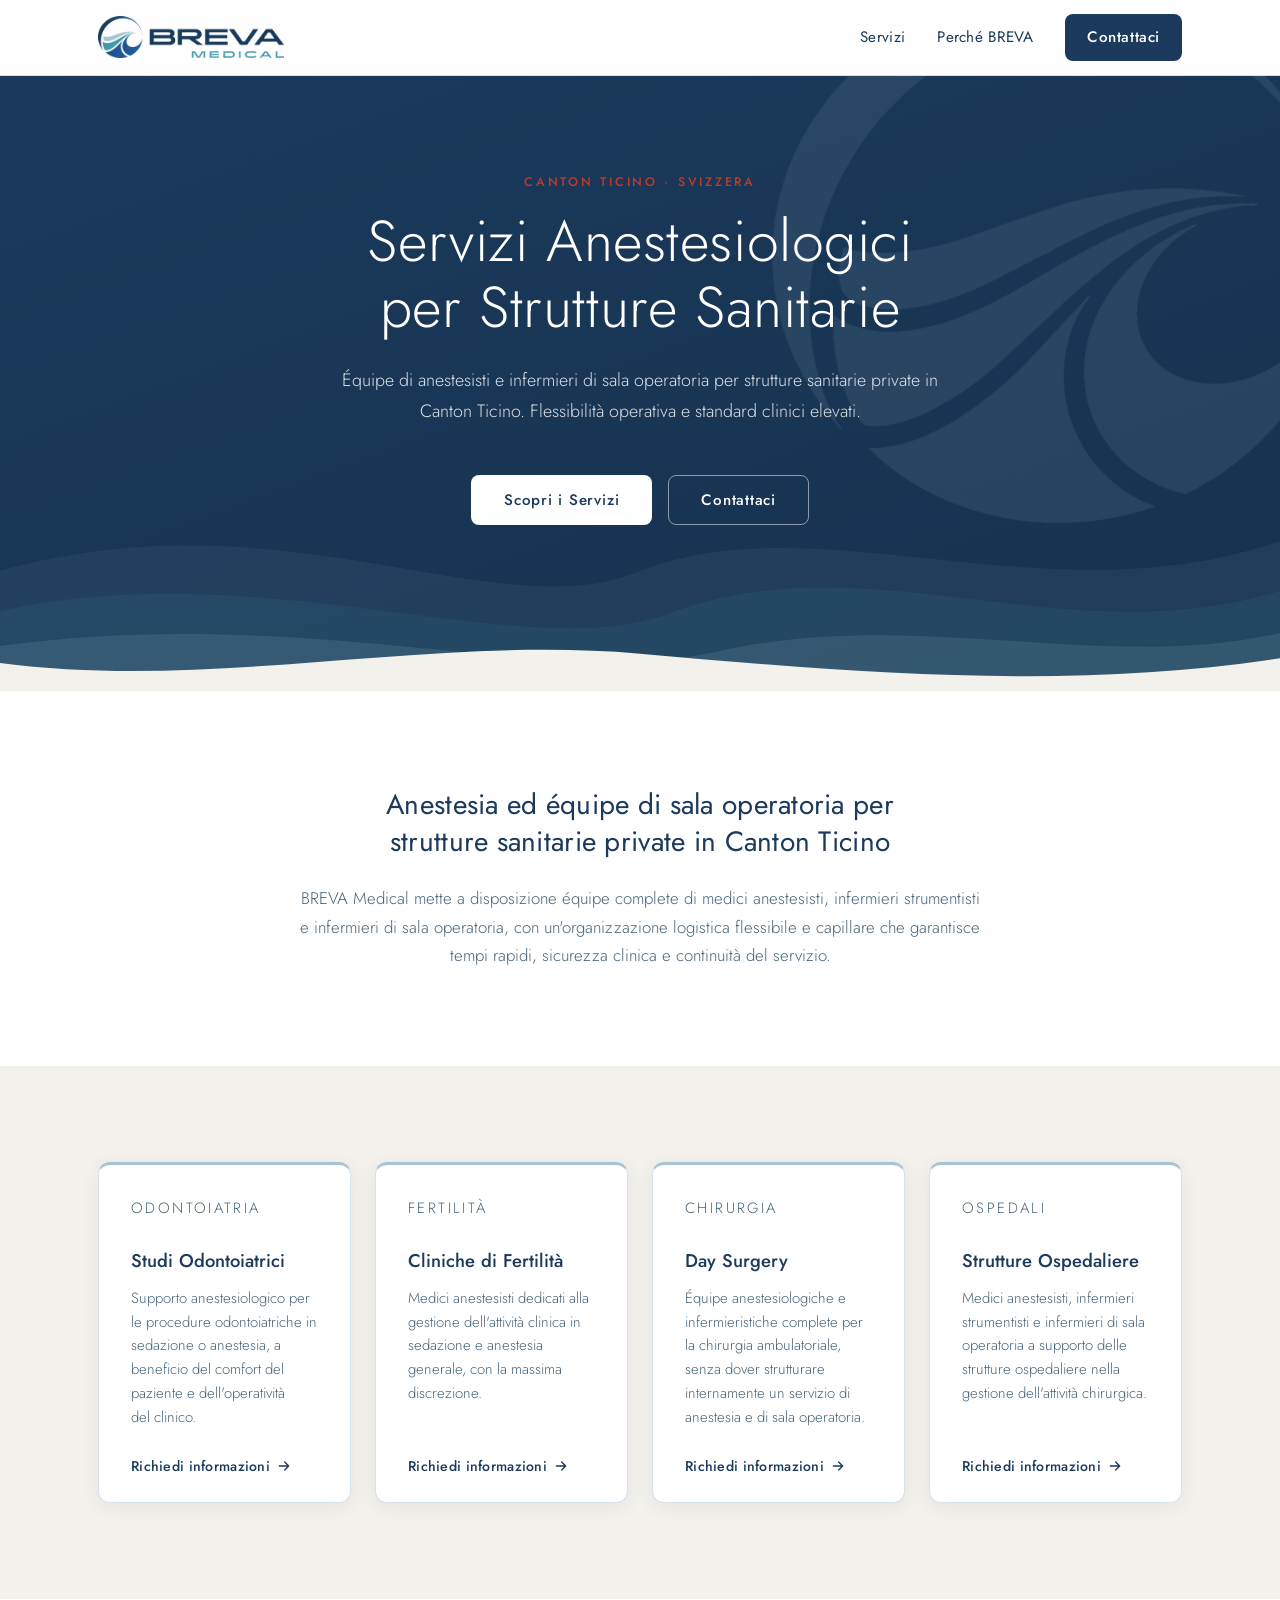
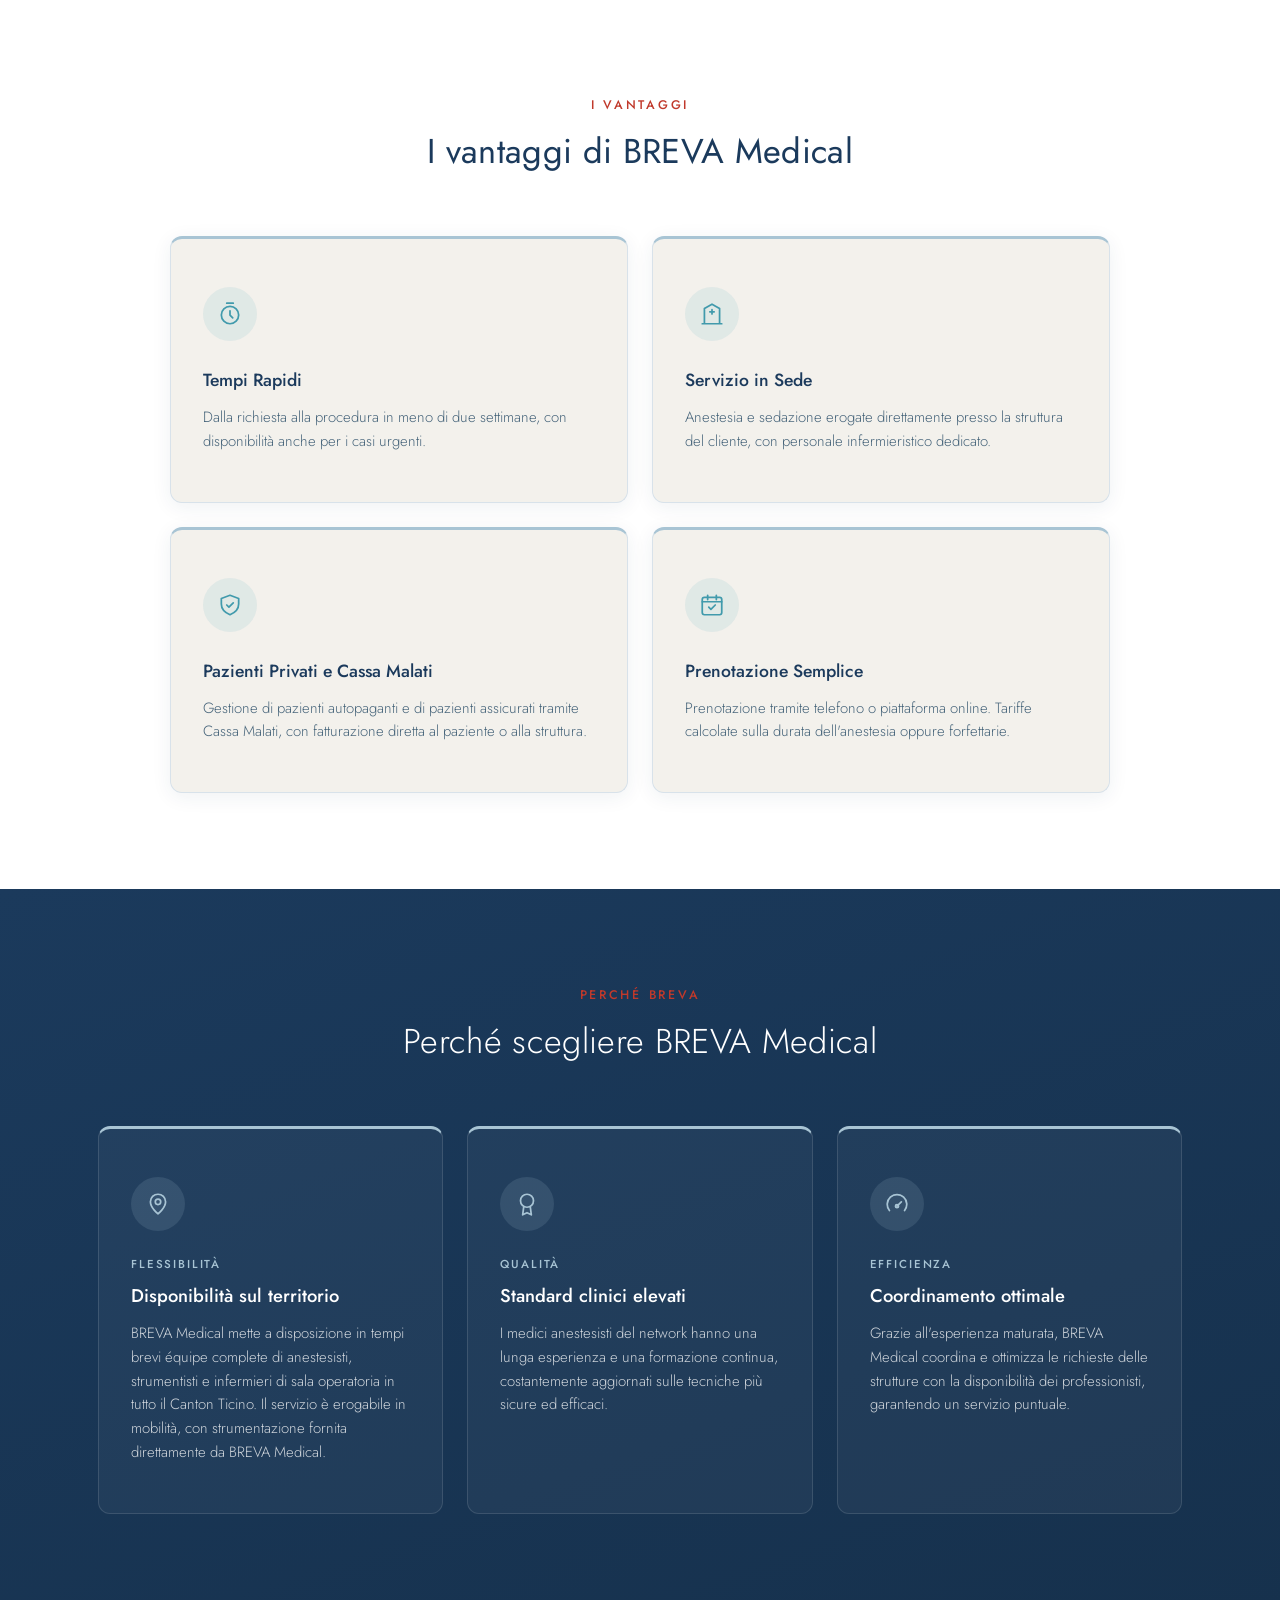
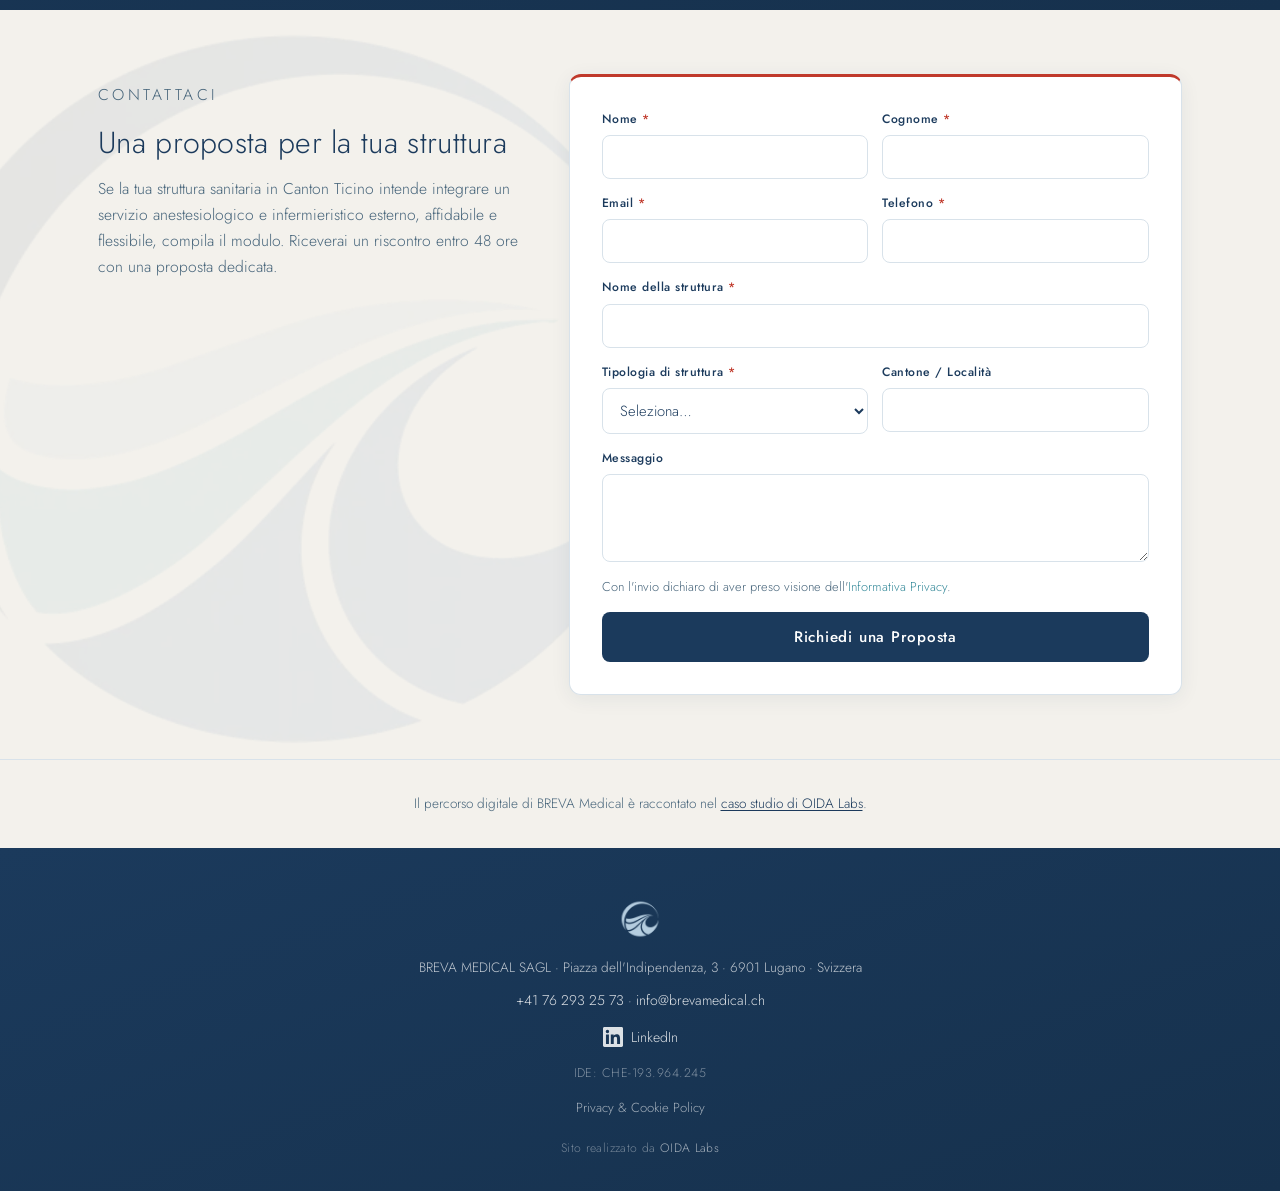
<file: index.html>
<!DOCTYPE html>
<html lang="it-CH">
<head>
  <!-- Google Tag Manager -->
  <script>(function(w,d,s,l,i){w[l]=w[l]||[];w[l].push({'gtm.start':
  new Date().getTime(),event:'gtm.js'});var f=d.getElementsByTagName(s)[0],
  j=d.createElement(s),dl=l!='dataLayer'?'&l='+l:'';j.async=true;j.src=
  'https://www.googletagmanager.com/gtm.js?id='+i+dl;f.parentNode.insertBefore(j,f);
  })(window,document,'script','dataLayer','GTM-5TTQ2JPL');</script>
  <!-- End Google Tag Manager -->
  <meta charset="UTF-8" />
  <meta name="viewport" content="width=device-width, initial-scale=1.0"/>
  <title>BREVA Medical – Servizi Anestesiologici per Cliniche | Canton Ticino</title>
  <meta name="description" content="Équipe di anestesisti, infermieri strumentisti e infermieri di sala operatoria per strutture sanitarie private in Canton Ticino, Svizzera. Flessibilità operativa e standard clinici elevati.">
  <meta name="theme-color" content="#1B3A5C" />
  <link rel="icon" href="favicon.png" type="image/png" />

  <!-- Canonical -->
  <link rel="canonical" href="https://brevamedical.ch/" />

  <!-- Open Graph -->
  <meta property="og:title" content="BREVA Medical – Servizi Anestesiologici" />
  <meta property="og:description" content="Équipe di anestesisti e infermieri di sala operatoria per strutture sanitarie private in Canton Ticino, Svizzera." />
  <meta property="og:type" content="website" />
  <meta property="og:url" content="https://brevamedical.ch/" />
  <meta property="og:locale" content="it_CH" />
  <meta property="og:site_name" content="BREVA Medical" />
  <meta property="og:image" content="https://brevamedical.ch/og-image.png" />
  <meta property="og:image:type" content="image/png" />
  <meta property="og:image:width" content="1200" />
  <meta property="og:image:height" content="630" />
  <meta property="og:image:alt" content="BREVA Medical – Anestesisti e infermieri di sala operatoria per strutture sanitarie, Canton Ticino" />

  <!-- Twitter Card -->
  <meta name="twitter:card" content="summary_large_image" />
  <meta name="twitter:title" content="BREVA Medical – Servizi Anestesiologici" />
  <meta name="twitter:description" content="Équipe di anestesisti e infermieri di sala operatoria per strutture sanitarie private in Canton Ticino." />
  <meta name="twitter:image" content="https://brevamedical.ch/og-image.png" />

  <link rel="preload" href="fonts/jost-latin.woff2" as="font" type="font/woff2" crossorigin />
  <link rel="stylesheet" href="style.css" />

  <!-- Schema.org JSON-LD -->
  <script type="application/ld+json">
  {
    "@context": "https://schema.org",
    "@type": "MedicalOrganization",
    "@id": "https://brevamedical.ch/#organization",
    "name": "BREVA Medical SAGL",
    "alternateName": "BREVA Medical",
    "url": "https://brevamedical.ch",
    "logo": "https://brevamedical.ch/logo-breva.png",
    "image": "https://brevamedical.ch/og-image.png",
    "description": "Équipe complete di medici anestesisti, infermieri strumentisti e infermieri di sala operatoria per strutture sanitarie private in Canton Ticino, Svizzera.",
    "address": {
      "@type": "PostalAddress",
      "streetAddress": "Piazza dell'Indipendenza, 3",
      "addressLocality": "Lugano",
      "postalCode": "6901",
      "addressRegion": "TI",
      "addressCountry": "CH"
    },
    "geo": {
      "@type": "GeoCoordinates",
      "latitude": 46.0050,
      "longitude": 8.9510
    },
    "telephone": "+41762932573",
    "email": "info@brevamedical.ch",
    "vatID": "CHE-193.964.245",
    "knowsLanguage": ["it", "de", "fr"],
    "contactPoint": {
      "@type": "ContactPoint",
      "contactType": "sales",
      "telephone": "+41762932573",
      "email": "info@brevamedical.ch",
      "availableLanguage": ["it", "de", "fr", "en"]
    },
    "sameAs": [
      "https://www.linkedin.com/company/breva-medical"
    ],
    "areaServed": [
      { "@type": "AdministrativeArea", "name": "Canton Ticino" },
      { "@type": "City", "name": "Lugano" },
      { "@type": "City", "name": "Bellinzona" },
      { "@type": "City", "name": "Locarno" },
      { "@type": "City", "name": "Mendrisio" }
    ],
    "medicalSpecialty": "Anesthesia",
    "availableService": [
      { "@type": "MedicalProcedure", "name": "Anestesia e sedazione per studi odontoiatrici" },
      { "@type": "MedicalProcedure", "name": "Anestesia per cliniche di fertilità" },
      { "@type": "MedicalProcedure", "name": "Team anestesiologico e infermieristico per day surgery" },
      { "@type": "MedicalProcedure", "name": "Supporto anestesiologico e di sala operatoria per strutture ospedaliere" },
      { "@type": "Service", "name": "Infermieri strumentisti e infermieri di sala operatoria", "description": "Fornitura di personale infermieristico specializzato per sala operatoria a strutture sanitarie private." }
    ]
  }
  </script>

  <!-- Schema.org WebSite + creator (entity-linking OIDA Labs) -->
  <script type="application/ld+json">
  {
    "@context": "https://schema.org",
    "@type": "WebSite",
    "url": "https://brevamedical.ch",
    "name": "BREVA Medical",
    "inLanguage": "it-CH",
    "publisher": { "@id": "https://brevamedical.ch/#organization" },
    "creator": {
      "@type": "Organization",
      "@id": "https://oida-labs.com/#organization",
      "name": "OIDA Labs",
      "url": "https://oida-labs.com"
    }
  }
  </script>
</head>
<body>
<!-- Google Tag Manager (noscript) -->
<noscript><iframe src="https://www.googletagmanager.com/ns.html?id=GTM-5TTQ2JPL"
height="0" width="0" style="display:none;visibility:hidden"></iframe></noscript>
<!-- End Google Tag Manager (noscript) -->

  <a href="#contenuto" class="skip-link">Vai al contenuto</a>

  <!-- HEADER / NAV -->
  <header>
    <div class="container nav-wrapper">
      <a href="/" class="logo" aria-label="BREVA Medical - home">
        <img src="logo-breva.webp" width="488" height="110" alt="BREVA Medical – Servizi anestesiologici Canton Ticino" class="logo-img" />
      </a>
      <button class="hamburger" type="button" aria-label="Apri menu" aria-expanded="false" aria-controls="main-nav">
        <span></span><span></span><span></span>
      </button>
      <nav id="main-nav">
        <a href="#servizi">Servizi</a>
        <a href="#perche">Perché BREVA</a>
        <a href="#contattaci" class="btn-nav">Contattaci</a>
      </nav>
    </div>
  </header>

  <!-- HERO -->
  <section class="hero" id="contenuto">
    <div class="hero-waves" aria-hidden="true">
      <svg viewBox="0 0 1440 320" preserveAspectRatio="none" xmlns="http://www.w3.org/2000/svg">
        <path d="M0,200 C320,120 560,260 720,200 C920,130 1180,250 1440,170 L1440,320 L0,320 Z" fill="#A8C4D4" opacity="0.07"/>
        <path d="M0,240 C300,180 600,300 760,240 C980,170 1200,285 1440,220 L1440,320 L0,320 Z" fill="#419AAC" opacity="0.10"/>
        <path d="M0,275 C360,232 620,322 820,278 C1040,238 1240,302 1440,262 L1440,320 L0,320 Z" fill="#A8C4D4" opacity="0.13"/>
      </svg>
    </div>
    <div class="container">
      <p class="eyebrow center">Canton Ticino · Svizzera</p>
      <h1>Servizi Anestesiologici per Strutture Sanitarie</h1>
      <p class="hero-sub">Équipe di anestesisti e infermieri di sala operatoria per strutture sanitarie private in Canton Ticino. Flessibilità operativa e standard clinici elevati.</p>
      <div class="hero-buttons">
        <a href="#servizi" class="btn-primary">Scopri i Servizi</a>
        <a href="#contattaci" class="btn-outline">Contattaci</a>
      </div>
    </div>
  </section>
  <div class="wave-divider" aria-hidden="true">
    <svg viewBox="0 0 1440 60" preserveAspectRatio="none" xmlns="http://www.w3.org/2000/svg">
      <path d="M0,30 C240,60 480,0 720,20 C960,40 1200,60 1440,25 L1440,60 L0,60 Z" fill="#F3F1EC"/>
    </svg>
  </div>

  <!-- INTRO -->
  <section class="intro" id="servizi">
    <div class="container intro-inner">
      <h2>Anestesia ed équipe di sala operatoria per strutture sanitarie private in Canton Ticino</h2>
      <p>BREVA Medical mette a disposizione équipe complete di medici anestesisti, infermieri strumentisti e infermieri di sala operatoria, con un'organizzazione logistica flessibile e capillare che garantisce tempi rapidi, sicurezza clinica e continuità del servizio.</p>
    </div>
  </section>

  <!-- CARDS SERVIZI -->
  <section class="servizi">
    <div class="container">
      <div class="grid-4">

        <div class="card">
          <p class="card-label">Odontoiatria</p>
          <h3>Studi Odontoiatrici</h3>
          <p>Supporto anestesiologico per le procedure odontoiatriche in sedazione o anestesia, a beneficio del comfort del paziente e dell'operatività del clinico.</p>
          <a href="#contattaci" class="card-link">Richiedi informazioni
            <svg viewBox="0 0 24 24" aria-hidden="true"><path d="M5 12h14M13 6l6 6-6 6"/></svg>
          </a>
        </div>

        <div class="card">
          <p class="card-label">Fertilità</p>
          <h3>Cliniche di Fertilità</h3>
          <p>Medici anestesisti dedicati alla gestione dell'attività clinica in sedazione e anestesia generale, con la massima discrezione.</p>
          <a href="#contattaci" class="card-link">Richiedi informazioni
            <svg viewBox="0 0 24 24" aria-hidden="true"><path d="M5 12h14M13 6l6 6-6 6"/></svg>
          </a>
        </div>

        <div class="card">
          <p class="card-label">Chirurgia</p>
          <h3>Day Surgery</h3>
          <p>Équipe anestesiologiche e infermieristiche complete per la chirurgia ambulatoriale, senza dover strutturare internamente un servizio di anestesia e di sala operatoria.</p>
          <a href="#contattaci" class="card-link">Richiedi informazioni
            <svg viewBox="0 0 24 24" aria-hidden="true"><path d="M5 12h14M13 6l6 6-6 6"/></svg>
          </a>
        </div>

        <div class="card">
          <p class="card-label">Ospedali</p>
          <h3>Strutture Ospedaliere</h3>
          <p>Medici anestesisti, infermieri strumentisti e infermieri di sala operatoria a supporto delle strutture ospedaliere nella gestione dell'attività chirurgica.</p>
          <a href="#contattaci" class="card-link">Richiedi informazioni
            <svg viewBox="0 0 24 24" aria-hidden="true"><path d="M5 12h14M13 6l6 6-6 6"/></svg>
          </a>
        </div>

      </div>
    </div>
  </section>

  <!-- VANTAGGI -->
  <section class="vantaggi">
    <div class="container">
      <div class="section-head">
        <p class="eyebrow">I vantaggi</p>
        <h2 class="section-title">I vantaggi di BREVA Medical</h2>
      </div>
      <div class="grid-2x2">

        <div class="vantaggio-card">
          <span class="icon-badge">
            <svg viewBox="0 0 24 24" aria-hidden="true"><circle cx="12" cy="13" r="8"/><path d="M12 9v4l2.5 2.5M9 2h6"/></svg>
          </span>
          <h3>Tempi Rapidi</h3>
          <p>Dalla richiesta alla procedura in meno di due settimane, con disponibilità anche per i casi urgenti.</p>
        </div>

        <div class="vantaggio-card">
          <span class="icon-badge">
            <svg viewBox="0 0 24 24" aria-hidden="true"><path d="M3 21h18M5 21V7l7-4 7 4v14"/><path d="M12 8v4M10 10h4"/></svg>
          </span>
          <h3>Servizio in Sede</h3>
          <p>Anestesia e sedazione erogate direttamente presso la struttura del cliente, con personale infermieristico dedicato.</p>
        </div>

        <div class="vantaggio-card">
          <span class="icon-badge">
            <svg viewBox="0 0 24 24" aria-hidden="true"><path d="M12 3l8 3v5c0 5-3.5 8-8 10-4.5-2-8-5-8-10V6z"/><path d="M9 12l2 2 4-4"/></svg>
          </span>
          <h3>Pazienti Privati e Cassa Malati</h3>
          <p>Gestione di pazienti autopaganti e di pazienti assicurati tramite Cassa Malati, con fatturazione diretta al paziente o alla struttura.</p>
        </div>

        <div class="vantaggio-card">
          <span class="icon-badge">
            <svg viewBox="0 0 24 24" aria-hidden="true"><rect x="3" y="5" width="18" height="16" rx="2"/><path d="M3 9h18M8 3v4M16 3v4M9 14l2 2 4-4"/></svg>
          </span>
          <h3>Prenotazione Semplice</h3>
          <p>Prenotazione tramite telefono o piattaforma online. Tariffe calcolate sulla durata dell'anestesia oppure forfettarie.</p>
        </div>

      </div>
    </div>
  </section>

  <!-- PERCHE SCEGLIERE BREVA -->
  <section class="perche" id="perche">
    <div class="container">
      <div class="section-head">
        <p class="eyebrow on-dark">Perché BREVA</p>
        <h2 class="perche-title">Perché scegliere BREVA Medical</h2>
      </div>
      <div class="grid-3">

        <div class="feature">
          <span class="icon-badge">
            <svg viewBox="0 0 24 24" aria-hidden="true"><path d="M12 21s-7-5.2-7-11a7 7 0 0 1 14 0c0 5.8-7 11-7 11z"/><circle cx="12" cy="10" r="2.5"/></svg>
          </span>
          <p class="feature-kicker">Flessibilità</p>
          <h3>Disponibilità sul territorio</h3>
          <p>BREVA Medical mette a disposizione in tempi brevi équipe complete di anestesisti, strumentisti e infermieri di sala operatoria in tutto il Canton Ticino. Il servizio è erogabile in mobilità, con strumentazione fornita direttamente da BREVA Medical.</p>
        </div>

        <div class="feature">
          <span class="icon-badge">
            <svg viewBox="0 0 24 24" aria-hidden="true"><circle cx="12" cy="9" r="6"/><path d="M9 14.5L8 22l4-2 4 2-1-7.5"/></svg>
          </span>
          <p class="feature-kicker">Qualità</p>
          <h3>Standard clinici elevati</h3>
          <p>I medici anestesisti del network hanno una lunga esperienza e una formazione continua, costantemente aggiornati sulle tecniche più sicure ed efficaci.</p>
        </div>

        <div class="feature">
          <span class="icon-badge">
            <svg viewBox="0 0 24 24" aria-hidden="true"><path d="M12 14l4-4M5 18a9 9 0 1 1 14 0"/><circle cx="12" cy="14" r="1.4"/></svg>
          </span>
          <p class="feature-kicker">Efficienza</p>
          <h3>Coordinamento ottimale</h3>
          <p>Grazie all'esperienza maturata, BREVA Medical coordina e ottimizza le richieste delle strutture con la disponibilità dei professionisti, garantendo un servizio puntuale.</p>
        </div>

      </div>
    </div>
  </section>

  <!-- CONTATTACI -->
  <section class="contattaci" id="contattaci">
    <div class="container">
      <div class="contattaci-inner">
        <div class="contattaci-text">
          <p class="eyebrow">Contattaci</p>
          <h2>Una proposta per la tua struttura</h2>
          <p>Se la tua struttura sanitaria in Canton Ticino intende integrare un servizio anestesiologico e infermieristico esterno, affidabile e flessibile, compila il modulo. Riceverai un riscontro entro 48 ore con una proposta dedicata.</p>
        </div>
        <div class="contattaci-form">
          <form action="https://formsubmit.co/info@brevamedical.ch" method="POST">
            <input type="hidden" name="_subject" value="Nuova richiesta da brevamedical.ch" />
            <input type="hidden" name="_captcha" value="false" />
            <input type="text" name="_honey" style="display:none" />
            <input type="hidden" name="_next" value="https://brevamedical.ch/grazie.html" />
            <div class="form-row">
              <div class="field">
                <label for="nome">Nome <span class="req">*</span></label>
                <input id="nome" type="text" name="nome" autocomplete="given-name" required />
              </div>
              <div class="field">
                <label for="cognome">Cognome <span class="req">*</span></label>
                <input id="cognome" type="text" name="cognome" autocomplete="family-name" required />
              </div>
            </div>
            <div class="form-row">
              <div class="field">
                <label for="email">Email <span class="req">*</span></label>
                <input id="email" type="email" name="email" autocomplete="email" required />
              </div>
              <div class="field">
                <label for="telefono">Telefono <span class="req">*</span></label>
                <input id="telefono" type="tel" name="telefono" autocomplete="tel" required />
              </div>
            </div>
            <div class="field">
              <label for="struttura">Nome della struttura <span class="req">*</span></label>
              <input id="struttura" type="text" name="struttura" autocomplete="organization" required />
            </div>
            <div class="form-row">
              <div class="field">
                <label for="tipologia">Tipologia di struttura <span class="req">*</span></label>
                <select id="tipologia" name="tipologia" required>
                  <option value="" disabled selected>Seleziona…</option>
                  <option>Studio Odontoiatrico</option>
                  <option>Clinica di Fertilità</option>
                  <option>Day Surgery / Chirurgia Ambulatoriale</option>
                  <option>Struttura Ospedaliera</option>
                  <option>Altro</option>
                </select>
              </div>
              <div class="field">
                <label for="localita">Cantone / Località</label>
                <input id="localita" type="text" name="localita" autocomplete="address-level1" />
              </div>
            </div>
            <div class="field">
              <label for="messaggio">Messaggio</label>
              <textarea id="messaggio" name="messaggio" rows="3"></textarea>
            </div>
            <p class="privacy-note">Con l'invio dichiaro di aver preso visione dell'<a href="privacy.html" target="_blank" rel="noopener">Informativa Privacy</a>.</p>
            <button type="submit" class="btn-submit">Richiedi una Proposta</button>
          </form>
        </div>
      </div>
    </div>
  </section>

  <!-- COLOPHON (link in-content al caso studio OIDA) -->
  <section class="colophon">
    <div class="container">
      <p>Il percorso digitale di BREVA Medical è raccontato nel <a href="https://oida-labs.com/casi-studio/breva-medical/">caso studio di OIDA Labs</a>.</p>
    </div>
  </section>

  <!-- FOOTER -->
  <footer>
    <div class="container footer-inner">
      <div class="logo footer-logo">
        <img src="logo-pittogramma.webp" width="160" height="160" alt="BREVA Medical logo" class="footer-pittogramma" />
      </div>
      <p>BREVA MEDICAL SAGL · Piazza dell'Indipendenza, 3 · 6901 Lugano · Svizzera</p>
      <p class="footer-contact">
        <a href="tel:+41762932573">+41 76 293 25 73</a> · <a href="mailto:info@brevamedical.ch">info@brevamedical.ch</a>
      </p>
      <p class="footer-social">
        <a href="https://www.linkedin.com/company/breva-medical" target="_blank" rel="noopener" aria-label="LinkedIn">
          <svg xmlns="http://www.w3.org/2000/svg" width="20" height="20" viewBox="0 0 24 24" fill="currentColor" aria-hidden="true">
            <path d="M20.45 20.45h-3.55v-5.57c0-1.33-.02-3.04-1.85-3.04-1.86 0-2.14 1.45-2.14 2.95v5.66H9.36V9h3.41v1.56h.05c.47-.9 1.64-1.85 3.37-1.85 3.6 0 4.27 2.37 4.27 5.45v6.29zM5.34 7.43a2.06 2.06 0 1 1 0-4.13 2.06 2.06 0 0 1 0 4.13zM7.12 20.45H3.56V9h3.56v11.45zM22.22 0H1.77C.79 0 0 .77 0 1.72v20.56C0 23.23.79 24 1.77 24h20.45c.98 0 1.78-.77 1.78-1.72V1.72C24 .77 23.2 0 22.22 0z"/>
          </svg>
          <span>LinkedIn</span>
        </a>
      </p>
      <p class="footer-ide" style="color:rgba(255,255,255,0.45);font-size:0.78rem;letter-spacing:0.04em;">IDE: CHE-193.964.245</p>
      <p class="footer-links">
        <a href="privacy.html">Privacy &amp; Cookie Policy</a>
      </p>
      <p class="footer-credit">
        Sito realizzato da <a href="https://oida-labs.com">OIDA Labs</a>
      </p>
    </div>
  </footer>

  <script src="script.js"></script>

</body>
</html>
</file>
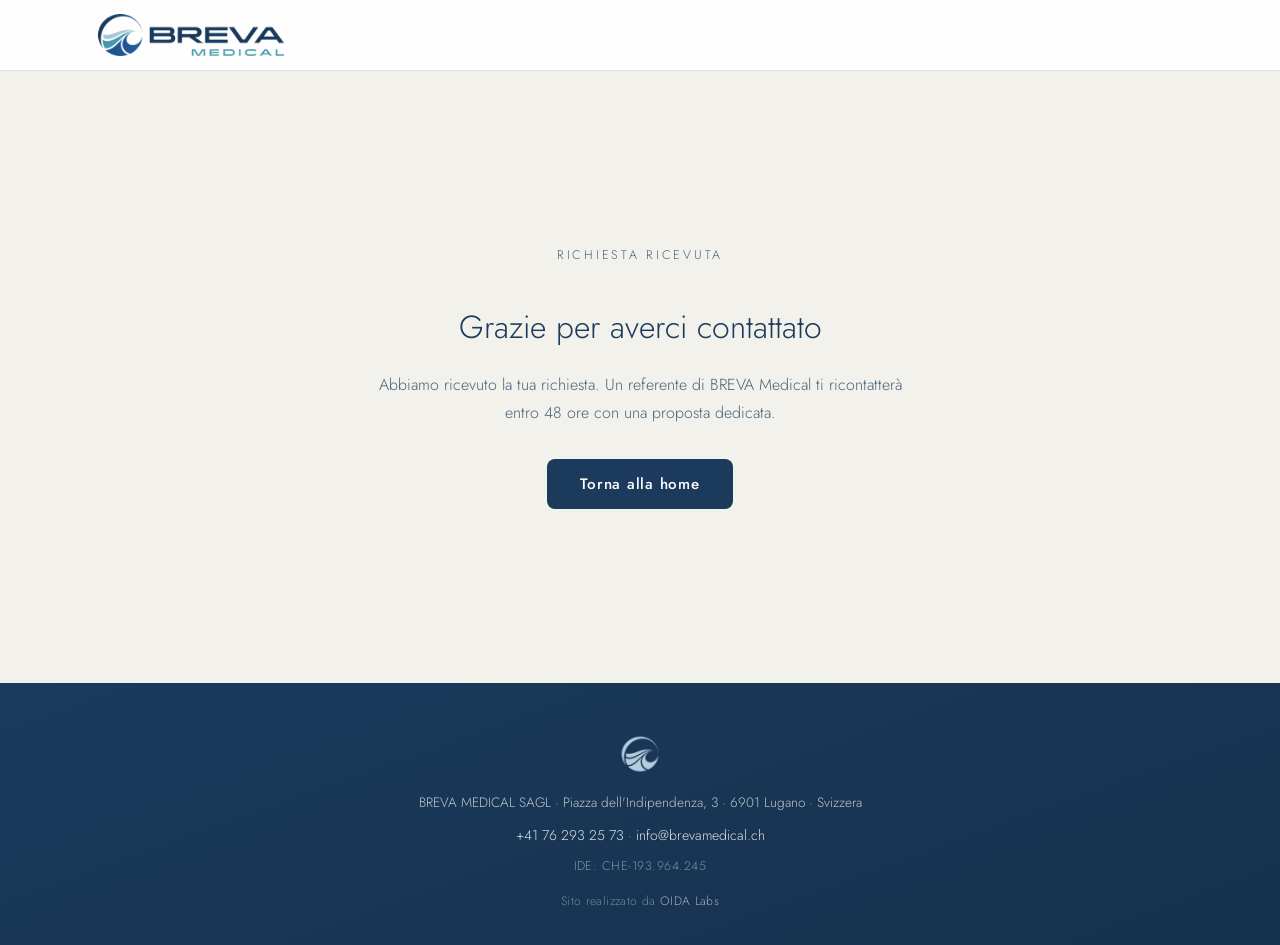
<file: grazie.html>
<!DOCTYPE html>
<html lang="it-CH">
<head>
  <!-- Google Tag Manager -->
  <script>(function(w,d,s,l,i){w[l]=w[l]||[];w[l].push({'gtm.start':
  new Date().getTime(),event:'gtm.js'});var f=d.getElementsByTagName(s)[0],
  j=d.createElement(s),dl=l!='dataLayer'?'&l='+l:'';j.async=true;j.src=
  'https://www.googletagmanager.com/gtm.js?id='+i+dl;f.parentNode.insertBefore(j,f);
  })(window,document,'script','dataLayer','GTM-5TTQ2JPL');</script>
  <!-- End Google Tag Manager -->
  <meta charset="UTF-8" />
  <meta name="viewport" content="width=device-width, initial-scale=1.0"/>
  <title>Grazie – BREVA Medical</title>
  <meta name="robots" content="noindex" />
  <meta name="theme-color" content="#1B3A5C" />
  <link rel="icon" href="favicon.png" type="image/png" />
  <link rel="preload" href="fonts/jost-latin.woff2" as="font" type="font/woff2" crossorigin />
  <link rel="stylesheet" href="style.css" />
</head>
<body>
<!-- Google Tag Manager (noscript) -->
<noscript><iframe src="https://www.googletagmanager.com/ns.html?id=GTM-5TTQ2JPL"
height="0" width="0" style="display:none;visibility:hidden"></iframe></noscript>
<!-- End Google Tag Manager (noscript) -->

  <header>
    <div class="container nav-wrapper">
      <a href="/" class="logo" aria-label="BREVA Medical - home">
        <img src="logo-breva.webp" width="488" height="110" alt="BREVA Medical" class="logo-img" />
      </a>
    </div>
  </header>

  <section class="grazie-section">
    <div class="container">
      <p class="eyebrow center">Richiesta ricevuta</p>
      <h1>Grazie per averci contattato</h1>
      <p>Abbiamo ricevuto la tua richiesta. Un referente di BREVA Medical ti ricontatterà entro 48 ore con una proposta dedicata.</p>
      <a href="/" class="btn-dark">Torna alla home</a>
    </div>
  </section>

  <footer>
    <div class="container footer-inner">
      <div class="logo footer-logo">
        <img src="logo-pittogramma.webp" width="160" height="160" alt="BREVA Medical logo" class="footer-pittogramma" />
      </div>
      <p>BREVA MEDICAL SAGL · Piazza dell'Indipendenza, 3 · 6901 Lugano · Svizzera</p>
      <p class="footer-contact">
        <a href="tel:+41762932573">+41 76 293 25 73</a> · <a href="mailto:info@brevamedical.ch">info@brevamedical.ch</a>
      </p>
      <p class="footer-ide" style="color:rgba(255,255,255,0.45);font-size:0.78rem;letter-spacing:0.04em;">IDE: CHE-193.964.245</p>
      <p class="footer-credit">
        Sito realizzato da <a href="https://oida-labs.com">OIDA Labs</a>
      </p>
    </div>
  </footer>

</body>
</html>
</file>
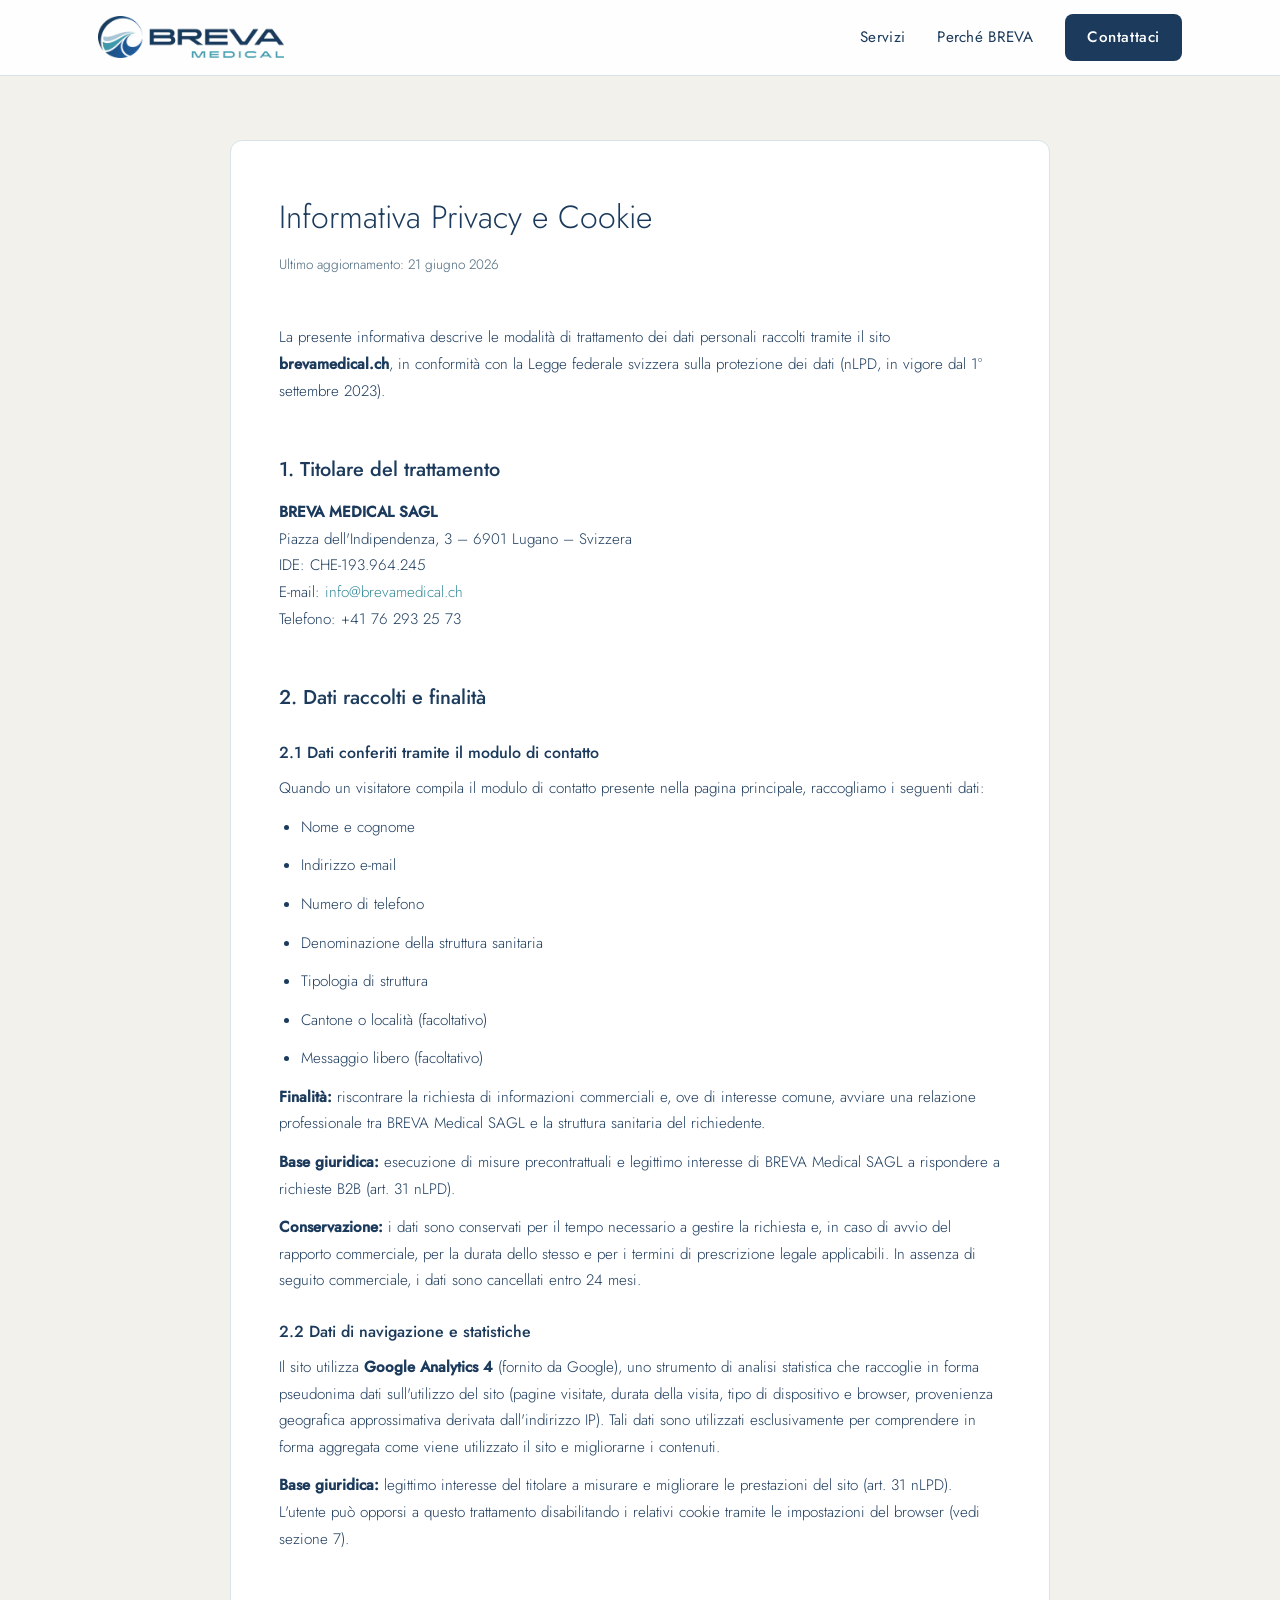
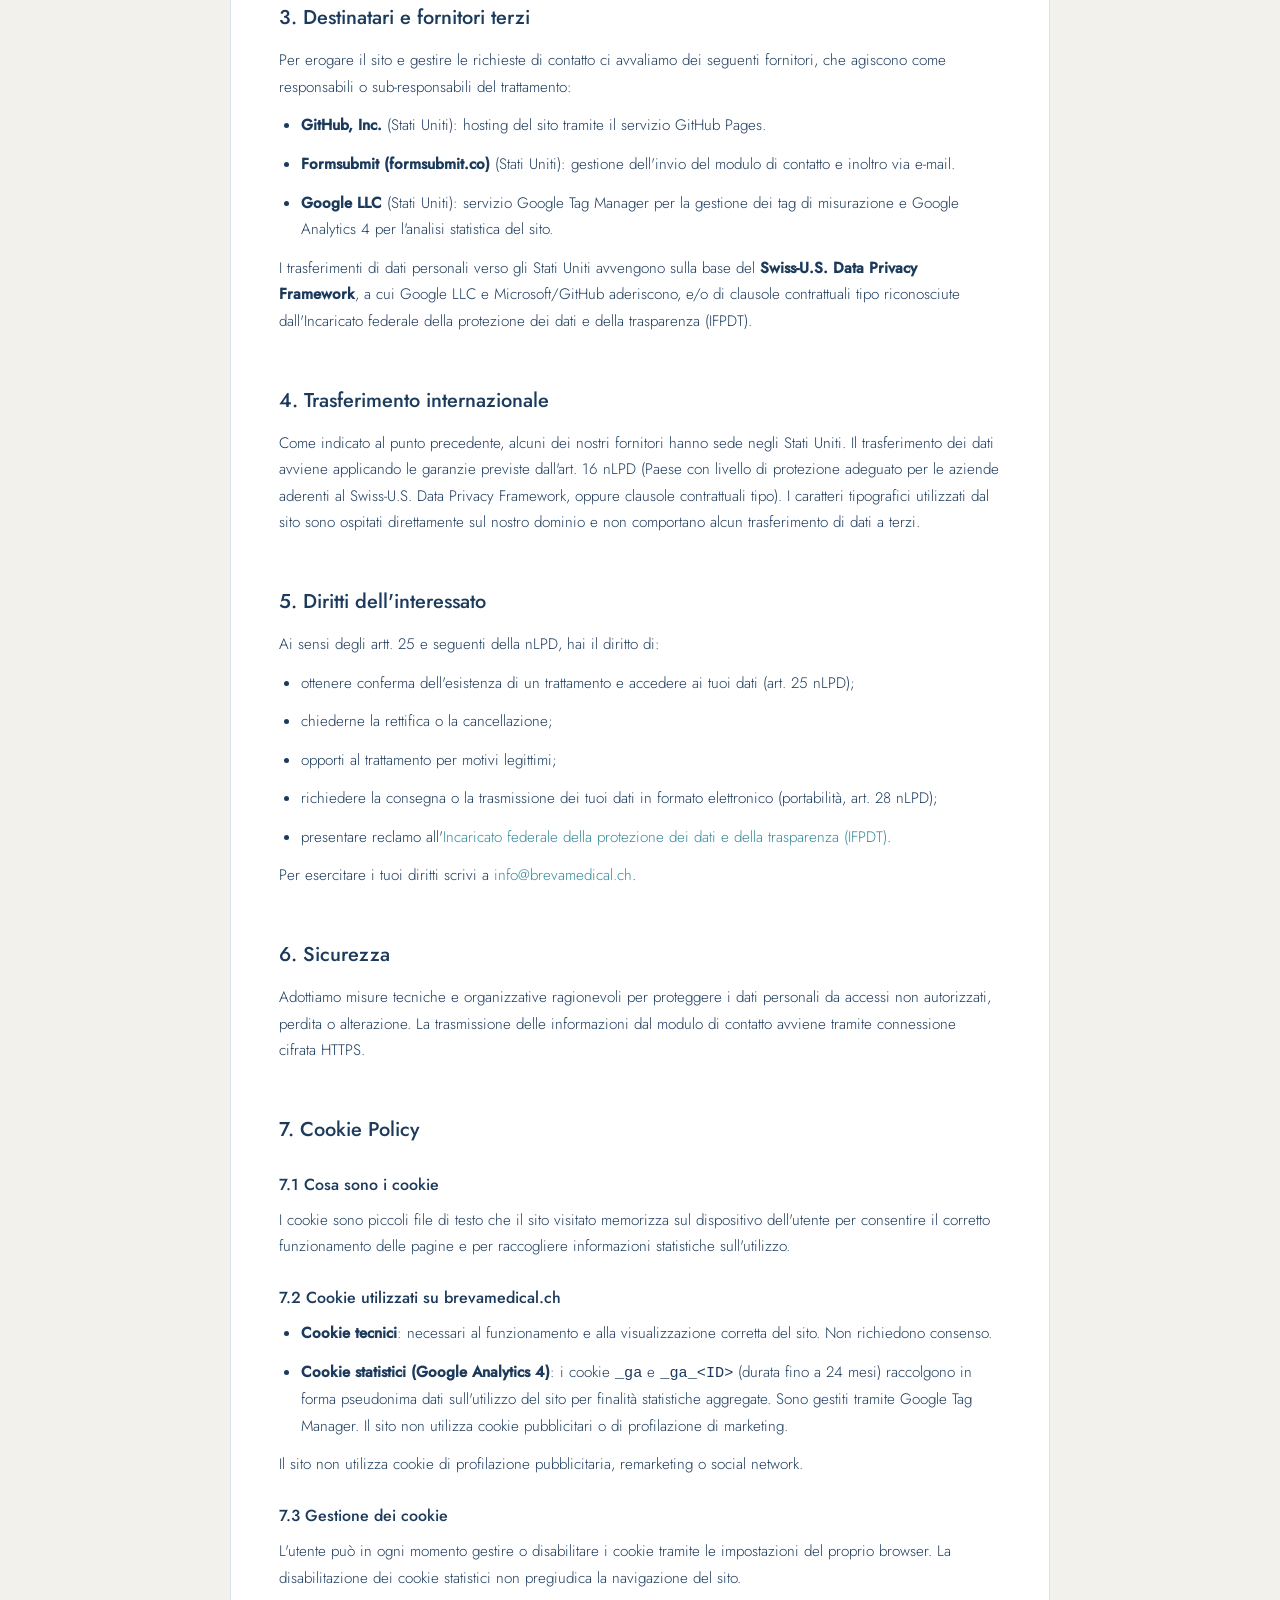
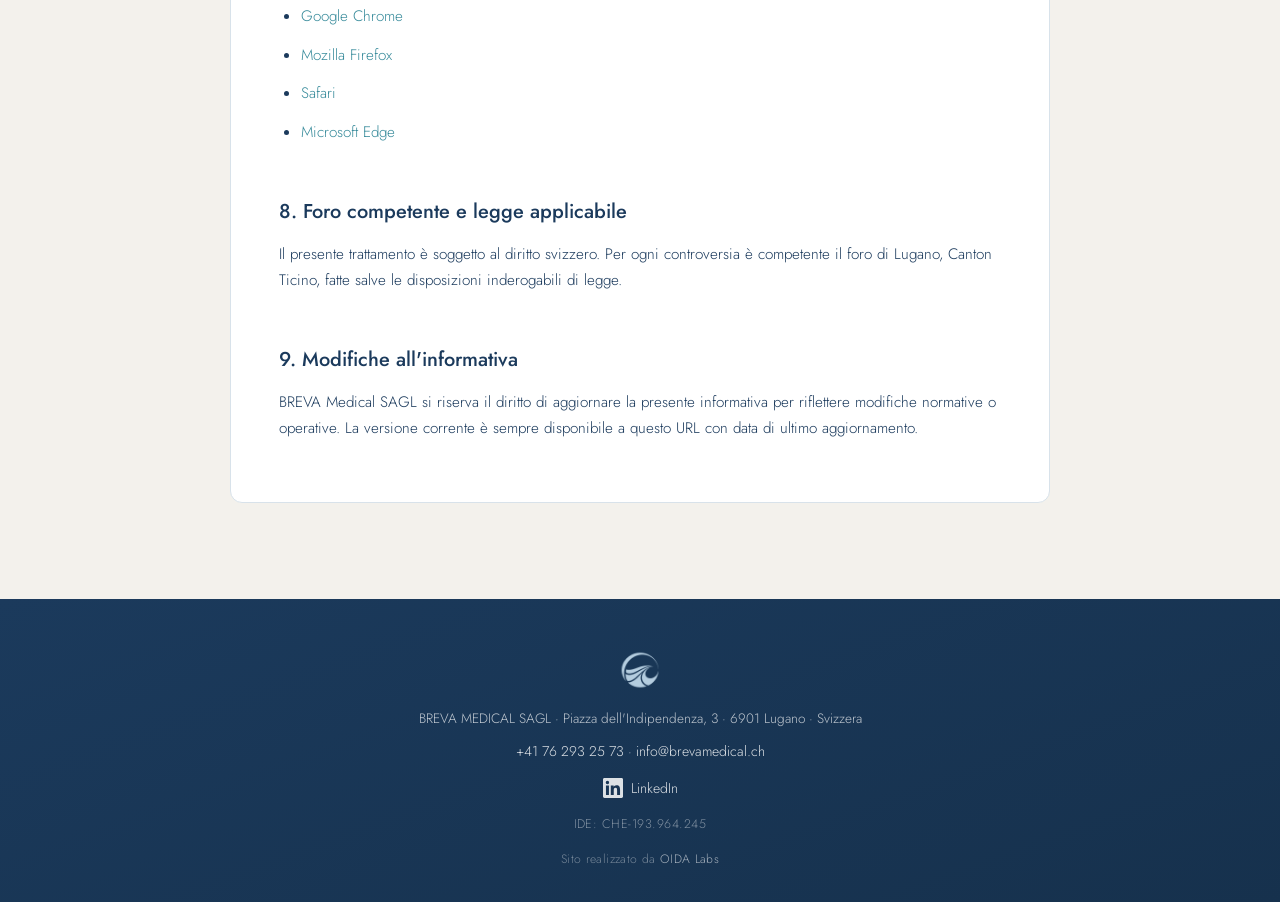
<file: privacy.html>
<!DOCTYPE html>
<html lang="it-CH">
<head>
  <!-- Google Tag Manager -->
  <script>(function(w,d,s,l,i){w[l]=w[l]||[];w[l].push({'gtm.start':
  new Date().getTime(),event:'gtm.js'});var f=d.getElementsByTagName(s)[0],
  j=d.createElement(s),dl=l!='dataLayer'?'&l='+l:'';j.async=true;j.src=
  'https://www.googletagmanager.com/gtm.js?id='+i+dl;f.parentNode.insertBefore(j,f);
  })(window,document,'script','dataLayer','GTM-5TTQ2JPL');</script>
  <!-- End Google Tag Manager -->
  <meta charset="UTF-8" />
  <meta name="viewport" content="width=device-width, initial-scale=1.0"/>
  <title>Informativa Privacy e Cookie – BREVA Medical</title>
  <meta name="description" content="Informativa privacy e cookie policy di BREVA Medical SAGL, conforme alla Legge federale svizzera sulla protezione dei dati (nLPD).">
  <meta name="theme-color" content="#1B3A5C" />
  <link rel="icon" href="favicon.png" type="image/png" />
  <link rel="canonical" href="https://brevamedical.ch/privacy.html" />
  <link rel="preload" href="fonts/jost-latin.woff2" as="font" type="font/woff2" crossorigin />
  <link rel="stylesheet" href="style.css" />
</head>
<body>
<!-- Google Tag Manager (noscript) -->
<noscript><iframe src="https://www.googletagmanager.com/ns.html?id=GTM-5TTQ2JPL"
height="0" width="0" style="display:none;visibility:hidden"></iframe></noscript>
<!-- End Google Tag Manager (noscript) -->

  <a href="#contenuto" class="skip-link">Vai al contenuto</a>

  <header>
    <div class="container nav-wrapper">
      <a href="/" class="logo" aria-label="BREVA Medical - home">
        <img src="logo-breva.webp" width="488" height="110" alt="BREVA Medical" class="logo-img" />
      </a>
      <button class="hamburger" type="button" aria-label="Apri menu" aria-expanded="false" aria-controls="main-nav">
        <span></span><span></span><span></span>
      </button>
      <nav id="main-nav">
        <a href="/#servizi">Servizi</a>
        <a href="/#perche">Perché BREVA</a>
        <a href="/#contattaci" class="btn-nav">Contattaci</a>
      </nav>
    </div>
  </header>

  <section class="legal" id="contenuto">
    <div class="container legal-inner">
      <h1>Informativa Privacy e Cookie</h1>
      <p class="updated">Ultimo aggiornamento: 21 giugno 2026</p>

      <p>La presente informativa descrive le modalità di trattamento dei dati personali raccolti tramite il sito <strong>brevamedical.ch</strong>, in conformità con la Legge federale svizzera sulla protezione dei dati (nLPD, in vigore dal 1° settembre 2023).</p>

      <h2>1. Titolare del trattamento</h2>
      <p>
        <strong>BREVA MEDICAL SAGL</strong><br/>
        Piazza dell'Indipendenza, 3 – 6901 Lugano – Svizzera<br/>
        IDE: CHE-193.964.245<br/>
        E-mail: <a href="mailto:info@brevamedical.ch">info@brevamedical.ch</a><br/>
        Telefono: +41 76 293 25 73
      </p>

      <h2>2. Dati raccolti e finalità</h2>

      <h3>2.1 Dati conferiti tramite il modulo di contatto</h3>
      <p>Quando un visitatore compila il modulo di contatto presente nella pagina principale, raccogliamo i seguenti dati:</p>
      <ul>
        <li>Nome e cognome</li>
        <li>Indirizzo e-mail</li>
        <li>Numero di telefono</li>
        <li>Denominazione della struttura sanitaria</li>
        <li>Tipologia di struttura</li>
        <li>Cantone o località (facoltativo)</li>
        <li>Messaggio libero (facoltativo)</li>
      </ul>
      <p><strong>Finalità:</strong> riscontrare la richiesta di informazioni commerciali e, ove di interesse comune, avviare una relazione professionale tra BREVA Medical SAGL e la struttura sanitaria del richiedente.</p>
      <p><strong>Base giuridica:</strong> esecuzione di misure precontrattuali e legittimo interesse di BREVA Medical SAGL a rispondere a richieste B2B (art. 31 nLPD).</p>
      <p><strong>Conservazione:</strong> i dati sono conservati per il tempo necessario a gestire la richiesta e, in caso di avvio del rapporto commerciale, per la durata dello stesso e per i termini di prescrizione legale applicabili. In assenza di seguito commerciale, i dati sono cancellati entro 24 mesi.</p>

      <h3>2.2 Dati di navigazione e statistiche</h3>
      <p>Il sito utilizza <strong>Google Analytics 4</strong> (fornito da Google), uno strumento di analisi statistica che raccoglie in forma pseudonima dati sull'utilizzo del sito (pagine visitate, durata della visita, tipo di dispositivo e browser, provenienza geografica approssimativa derivata dall'indirizzo IP). Tali dati sono utilizzati esclusivamente per comprendere in forma aggregata come viene utilizzato il sito e migliorarne i contenuti.</p>
      <p><strong>Base giuridica:</strong> legittimo interesse del titolare a misurare e migliorare le prestazioni del sito (art. 31 nLPD). L'utente può opporsi a questo trattamento disabilitando i relativi cookie tramite le impostazioni del browser (vedi sezione 7).</p>

      <h2>3. Destinatari e fornitori terzi</h2>
      <p>Per erogare il sito e gestire le richieste di contatto ci avvaliamo dei seguenti fornitori, che agiscono come responsabili o sub-responsabili del trattamento:</p>
      <ul>
        <li><strong>GitHub, Inc.</strong> (Stati Uniti): hosting del sito tramite il servizio GitHub Pages.</li>
        <li><strong>Formsubmit (formsubmit.co)</strong> (Stati Uniti): gestione dell'invio del modulo di contatto e inoltro via e-mail.</li>
        <li><strong>Google LLC</strong> (Stati Uniti): servizio Google Tag Manager per la gestione dei tag di misurazione e Google Analytics 4 per l'analisi statistica del sito.</li>
      </ul>
      <p>I trasferimenti di dati personali verso gli Stati Uniti avvengono sulla base del <strong>Swiss-U.S. Data Privacy Framework</strong>, a cui Google LLC e Microsoft/GitHub aderiscono, e/o di clausole contrattuali tipo riconosciute dall'Incaricato federale della protezione dei dati e della trasparenza (IFPDT).</p>

      <h2>4. Trasferimento internazionale</h2>
      <p>Come indicato al punto precedente, alcuni dei nostri fornitori hanno sede negli Stati Uniti. Il trasferimento dei dati avviene applicando le garanzie previste dall'art. 16 nLPD (Paese con livello di protezione adeguato per le aziende aderenti al Swiss-U.S. Data Privacy Framework, oppure clausole contrattuali tipo). I caratteri tipografici utilizzati dal sito sono ospitati direttamente sul nostro dominio e non comportano alcun trasferimento di dati a terzi.</p>

      <h2>5. Diritti dell'interessato</h2>
      <p>Ai sensi degli artt. 25 e seguenti della nLPD, hai il diritto di:</p>
      <ul>
        <li>ottenere conferma dell'esistenza di un trattamento e accedere ai tuoi dati (art. 25 nLPD);</li>
        <li>chiederne la rettifica o la cancellazione;</li>
        <li>opporti al trattamento per motivi legittimi;</li>
        <li>richiedere la consegna o la trasmissione dei tuoi dati in formato elettronico (portabilità, art. 28 nLPD);</li>
        <li>presentare reclamo all'<a href="https://www.edoeb.admin.ch/" target="_blank" rel="noopener">Incaricato federale della protezione dei dati e della trasparenza (IFPDT)</a>.</li>
      </ul>
      <p>Per esercitare i tuoi diritti scrivi a <a href="mailto:info@brevamedical.ch">info@brevamedical.ch</a>.</p>

      <h2>6. Sicurezza</h2>
      <p>Adottiamo misure tecniche e organizzative ragionevoli per proteggere i dati personali da accessi non autorizzati, perdita o alterazione. La trasmissione delle informazioni dal modulo di contatto avviene tramite connessione cifrata HTTPS.</p>

      <h2>7. Cookie Policy</h2>

      <h3>7.1 Cosa sono i cookie</h3>
      <p>I cookie sono piccoli file di testo che il sito visitato memorizza sul dispositivo dell'utente per consentire il corretto funzionamento delle pagine e per raccogliere informazioni statistiche sull'utilizzo.</p>

      <h3>7.2 Cookie utilizzati su brevamedical.ch</h3>
      <ul>
        <li><strong>Cookie tecnici</strong>: necessari al funzionamento e alla visualizzazione corretta del sito. Non richiedono consenso.</li>
        <li><strong>Cookie statistici (Google Analytics 4)</strong>: i cookie <code>_ga</code> e <code>_ga_&lt;ID&gt;</code> (durata fino a 24 mesi) raccolgono in forma pseudonima dati sull'utilizzo del sito per finalità statistiche aggregate. Sono gestiti tramite Google Tag Manager. Il sito non utilizza cookie pubblicitari o di profilazione di marketing.</li>
      </ul>
      <p>Il sito non utilizza cookie di profilazione pubblicitaria, remarketing o social network.</p>

      <h3>7.3 Gestione dei cookie</h3>
      <p>L'utente può in ogni momento gestire o disabilitare i cookie tramite le impostazioni del proprio browser. La disabilitazione dei cookie statistici non pregiudica la navigazione del sito.</p>
      <ul>
        <li><a href="https://support.google.com/chrome/answer/95647" target="_blank" rel="noopener">Google Chrome</a></li>
        <li><a href="https://support.mozilla.org/it/kb/Gestione%20dei%20cookie" target="_blank" rel="noopener">Mozilla Firefox</a></li>
        <li><a href="https://support.apple.com/it-it/guide/safari/sfri11471/mac" target="_blank" rel="noopener">Safari</a></li>
        <li><a href="https://support.microsoft.com/it-it/microsoft-edge" target="_blank" rel="noopener">Microsoft Edge</a></li>
      </ul>

      <h2>8. Foro competente e legge applicabile</h2>
      <p>Il presente trattamento è soggetto al diritto svizzero. Per ogni controversia è competente il foro di Lugano, Canton Ticino, fatte salve le disposizioni inderogabili di legge.</p>

      <h2>9. Modifiche all'informativa</h2>
      <p>BREVA Medical SAGL si riserva il diritto di aggiornare la presente informativa per riflettere modifiche normative o operative. La versione corrente è sempre disponibile a questo URL con data di ultimo aggiornamento.</p>

    </div>
  </section>

  <footer>
    <div class="container footer-inner">
      <div class="logo footer-logo">
        <img src="logo-pittogramma.webp" width="160" height="160" alt="BREVA Medical logo" class="footer-pittogramma" />
      </div>
      <p>BREVA MEDICAL SAGL · Piazza dell'Indipendenza, 3 · 6901 Lugano · Svizzera</p>
      <p class="footer-contact">
        <a href="tel:+41762932573">+41 76 293 25 73</a> · <a href="mailto:info@brevamedical.ch">info@brevamedical.ch</a>
      </p>
      <p class="footer-social">
        <a href="https://www.linkedin.com/company/breva-medical" target="_blank" rel="noopener" aria-label="LinkedIn">
          <svg xmlns="http://www.w3.org/2000/svg" width="20" height="20" viewBox="0 0 24 24" fill="currentColor" aria-hidden="true">
            <path d="M20.45 20.45h-3.55v-5.57c0-1.33-.02-3.04-1.85-3.04-1.86 0-2.14 1.45-2.14 2.95v5.66H9.36V9h3.41v1.56h.05c.47-.9 1.64-1.85 3.37-1.85 3.6 0 4.27 2.37 4.27 5.45v6.29zM5.34 7.43a2.06 2.06 0 1 1 0-4.13 2.06 2.06 0 0 1 0 4.13zM7.12 20.45H3.56V9h3.56v11.45zM22.22 0H1.77C.79 0 0 .77 0 1.72v20.56C0 23.23.79 24 1.77 24h20.45c.98 0 1.78-.77 1.78-1.72V1.72C24 .77 23.2 0 22.22 0z"/>
          </svg>
          <span>LinkedIn</span>
        </a>
      </p>
      <p class="footer-ide" style="color:rgba(255,255,255,0.45);font-size:0.78rem;letter-spacing:0.04em;">IDE: CHE-193.964.245</p>
      <p class="footer-credit">
        Sito realizzato da <a href="https://oida-labs.com">OIDA Labs</a>
      </p>
    </div>
  </footer>

  <script src="script.js"></script>

</body>
</html>
</file>
<file: style.css>
/* ===========================
   BREVA Medical - style.css
   Brand v2.1 - Giugno 2026 (redesign, brand-aligned)
   Palette/tipografia da brandbook v1.0
   =========================== */

/* ---- FONT SELF-HOSTED (Jost) ---- */
@font-face {
  font-family: 'Jost';
  font-style: normal;
  font-weight: 300 500;
  font-display: swap;
  src: url('fonts/jost-latin.woff2') format('woff2');
  unicode-range: U+0000-00FF, U+0131, U+0152-0153, U+02BB-02BC, U+02C6, U+02DA, U+02DC, U+0304, U+0308, U+0329, U+2000-206F, U+20AC, U+2122, U+2191, U+2193, U+2212, U+2215, U+FEFF, U+FFFD;
}
@font-face {
  font-family: 'Jost';
  font-style: normal;
  font-weight: 300 500;
  font-display: swap;
  src: url('fonts/jost-latin-ext.woff2') format('woff2');
  unicode-range: U+0100-02BA, U+02BD-02C5, U+02C7-02CC, U+02CE-02D7, U+02DD-02FF, U+0304, U+0308, U+0329, U+1D00-1DBF, U+1E00-1E9F, U+1EF2-1EFF, U+2020, U+20A0-20AB, U+20AD-20C0, U+2113, U+2C60-2C7F, U+A720-A7FF;
}

:root {
  /* Palette ufficiale brandbook v1.0 */
  --prussiano:      #1B3A5C;   /* Primario: testi, sfondi scuri, intestazioni */
  --prussiano-dark: #16314d;   /* Profondità gradiente */
  --azzurro-lago:   #419AAC;   /* Accento: sottotitoli, label, accenti tipografici */
  --azzurro-dark:   #368a9a;   /* Accento hover */
  --acciaio:        #A8C4D4;   /* Supporto: filetti, sfondi secondari, grafica */
  --bianco-lago:    #F3F1EC;   /* Sfondo principale di tutto il sito */
  --rosso-ticino:   #C0392B;   /* Dettaglio sparso: eyebrow, date, filetti accento */
  --white:          #FFFFFF;
  --text:           #1B3A5C;
  --text-muted:     #46647A;   /* derivato dal prussiano, contrasto AA */
  --border:         #D8E2EA;

  /* Spacing scale */
  --s1: 8px; --s2: 16px; --s3: 24px; --s4: 32px; --s5: 48px; --s6: 64px; --s7: 96px;

  --radius:     12px;
  --radius-sm:  8px;
  --shadow:     0 4px 20px rgba(27, 58, 92, 0.07);
  --shadow-lg:  0 16px 40px rgba(27, 58, 92, 0.13);
  --transition: 0.22s ease;
  --maxw: 1140px;
}

* { box-sizing: border-box; margin: 0; padding: 0; }

html { scroll-behavior: smooth; }

body {
  font-family: 'Jost', Arial, sans-serif;
  font-weight: 300;                 /* Body: Jost Light 300 (brandbook) */
  color: var(--text);
  background: var(--bianco-lago);   /* Sfondo principale: Bianco lago */
  line-height: 1.75;                /* lh 1.75 (brandbook) */
  -webkit-font-smoothing: antialiased;
}

@media (prefers-reduced-motion: reduce) {
  html { scroll-behavior: auto; }
  * { transition: none !important; }
}

a { color: var(--azzurro-dark); text-decoration: none; }
a:hover { text-decoration: underline; }

h1, h2, h3 { text-wrap: balance; }
p { text-wrap: pretty; }

[id] { scroll-margin-top: 90px; }

a:focus-visible, button:focus-visible,
input:focus-visible, select:focus-visible, textarea:focus-visible {
  outline: 3px solid var(--azzurro-lago);
  outline-offset: 2px;
  border-radius: 3px;
}
.hero a:focus-visible, .perche a:focus-visible,
footer a:focus-visible, .btn-nav:focus-visible { outline-color: var(--white); }

.container { max-width: var(--maxw); margin: 0 auto; padding: 0 28px; }

.skip-link {
  position: absolute; left: -9999px; top: 0;
  background: var(--prussiano); color: var(--white);
  padding: 10px 16px; z-index: 200; border-radius: 0 0 var(--radius-sm) 0;
}
.skip-link:focus { left: 0; top: 0; }

.visually-hidden {
  position: absolute; width: 1px; height: 1px; padding: 0; margin: -1px;
  overflow: hidden; clip: rect(0 0 0 0); white-space: nowrap; border: 0;
}

/* ---- LOGO ---- */
.logo { display: inline-flex; align-items: center; }
.logo-img { height: 42px; width: auto; display: block; }

/* ---- HEADER ---- */
header {
  position: sticky; top: 0;
  background: rgba(255, 255, 255, 0.92);
  backdrop-filter: saturate(180%) blur(10px);
  border-bottom: 1px solid var(--border);
  z-index: 100; padding: 14px 0;
}
.nav-wrapper { display: flex; align-items: center; justify-content: space-between; }
nav { display: flex; align-items: center; gap: var(--s4); }
nav a {
  color: var(--text); font-weight: 400; font-size: 0.95rem;
  letter-spacing: 0.02em; transition: color var(--transition);
}
nav a:hover { color: var(--azzurro-dark); text-decoration: none; }
.btn-nav {
  background: var(--prussiano); color: var(--white) !important;
  padding: 10px 22px; border-radius: var(--radius-sm);
  font-weight: 500; letter-spacing: 0.04em; transition: background var(--transition);
}
.btn-nav:hover { background: var(--azzurro-lago); text-decoration: none; }

/* ---- HAMBURGER ---- */
.hamburger { display: none; background: none; border: none; cursor: pointer; padding: 10px; }
.hamburger span { display: block; width: 24px; height: 2px; background: var(--prussiano); margin: 5px 0; transition: var(--transition); }

/* ---- EYEBROW (Rosso Ticino, brand signature) ---- */
.eyebrow {
  display: block;
  font-size: 0.78rem; font-weight: 500; letter-spacing: 0.22em;
  text-transform: uppercase; color: var(--rosso-ticino); margin: 0 0 var(--s2);
}
.eyebrow.on-dark { color: var(--rosso-ticino); }

/* ---- SECTION HEAD (eyebrow + titolo allineati insieme) ---- */
.section-head { text-align: center; max-width: 760px; margin: 0 auto var(--s6); }
.section-head .eyebrow { margin-bottom: 14px; }
.section-head .section-title,
.section-head .perche-title { margin: 0; max-width: none; }

/* ---- ICONE ---- */
.icon-badge {
  width: 54px; height: 54px; border-radius: 50%;
  background: rgba(65, 154, 172, 0.10);
  display: inline-flex; align-items: center; justify-content: center; margin-bottom: var(--s3);
}
.icon-badge svg { width: 26px; height: 26px; stroke: var(--azzurro-lago); stroke-width: 1.6; fill: none; stroke-linecap: round; stroke-linejoin: round; }
.perche .icon-badge { background: rgba(168, 196, 212, 0.14); }
.perche .icon-badge svg { stroke: var(--acciaio); }

/* ---- HERO ---- */
.hero {
  position: relative;
  background: linear-gradient(160deg, var(--prussiano) 0%, var(--prussiano-dark) 100%);
  color: var(--white);
  padding: var(--s7) 0 calc(var(--s7) + 70px);
  text-align: center; overflow: hidden;
}
.hero::after {
  content: ''; position: absolute; right: -130px; top: -175px; width: 710px; height: 710px;
  background: url('pittogramma-watermark.webp') no-repeat center / contain;
  opacity: 0.10; pointer-events: none; z-index: 0;
  filter: brightness(0) invert(83%) sepia(10%) saturate(500%) hue-rotate(163deg) brightness(93%);
}
.hero-waves { position: absolute; left: 0; right: 0; bottom: 0; width: 100%; height: 320px; pointer-events: none; z-index: 0; }
.hero-waves svg { width: 100%; height: 100%; display: block; }
.hero .container { position: relative; z-index: 1; }
.hero .eyebrow { color: var(--rosso-ticino); }
.hero h1 {
  font-size: clamp(2.4rem, 5.4vw, 3.6rem);
  font-weight: 300; line-height: 1.14; letter-spacing: 0.01em;
  margin: 0 auto var(--s3); max-width: 22ch;
}
.hero-sub {
  font-size: 1.12rem; font-weight: 300; color: rgba(255, 255, 255, 0.85);
  max-width: 600px; margin: 0 auto var(--s5);
}
.hero-buttons { display: flex; gap: var(--s2); justify-content: center; flex-wrap: wrap; }

.wave-divider { display: block; width: 100%; height: 56px; margin-top: -56px; position: relative; z-index: 1; line-height: 0; }
.wave-divider svg { display: block; width: 100%; height: 100%; }

/* ---- BOTTONI ---- */
.btn-primary, .btn-outline, .btn-submit, .btn-dark {
  display: inline-flex; align-items: center; justify-content: center;
  min-height: 50px; padding: 0 var(--s4); border-radius: var(--radius-sm);
  font-family: inherit; font-weight: 500; font-size: 0.95rem; letter-spacing: 0.05em;
  cursor: pointer; border: 1px solid transparent;
  transition: background var(--transition), transform var(--transition), border-color var(--transition);
}
.btn-primary { background: var(--white); color: var(--prussiano); }
.btn-primary:hover { background: var(--acciaio); transform: translateY(-1px); text-decoration: none; }
.btn-outline { background: transparent; color: var(--white); border-color: rgba(255, 255, 255, 0.5); }
.btn-outline:hover { border-color: var(--white); background: rgba(255, 255, 255, 0.10); text-decoration: none; }
.btn-dark { background: var(--prussiano); color: var(--white); }
.btn-dark:hover { background: var(--azzurro-lago); transform: translateY(-1px); text-decoration: none; }

/* ---- TITOLI SEZIONE ---- */
.section-title {
  font-size: 2.15rem; font-weight: 400; color: var(--prussiano);
  letter-spacing: 0.01em; line-height: 1.2;
}

/* ---- INTRO ---- */
.intro { background: var(--white); padding: var(--s7) 0; text-align: center; }
.intro-inner { max-width: 740px; margin: 0 auto; }
.intro h2 {
  font-size: 1.75rem; font-weight: 400; color: var(--prussiano);
  margin: 0 auto var(--s3); line-height: 1.3; letter-spacing: 0.01em;
}
.intro p { color: var(--text-muted); font-size: 1.05rem; font-weight: 300; line-height: 1.7; }

/* ---- SERVIZI ---- */
.servizi { padding: var(--s7) 0; background: var(--bianco-lago); }
.grid-4 { display: grid; grid-template-columns: repeat(auto-fit, minmax(230px, 1fr)); gap: var(--s3); }
.card {
  background: var(--white); border: 1px solid var(--border); border-radius: var(--radius);
  padding: var(--s4) var(--s4) var(--s3); box-shadow: var(--shadow);
  transition: transform var(--transition), box-shadow var(--transition), border-top-color var(--transition);
  border-top: 3px solid var(--acciaio); display: flex; flex-direction: column;
}
.card:hover { transform: translateY(-4px); box-shadow: var(--shadow-lg); border-top-color: var(--azzurro-lago); }
.card-label {
  font-size: 0.72rem; font-weight: 500; letter-spacing: 0.16em; text-transform: uppercase;
  color: var(--azzurro-dark); margin-bottom: var(--s1);
}
.card h3 { font-size: 1.15rem; font-weight: 500; color: var(--prussiano); margin-bottom: 10px; }
.card p { color: var(--text-muted); font-size: 0.93rem; font-weight: 300; margin-bottom: var(--s3); line-height: 1.6; }
.card-link {
  margin-top: auto; font-weight: 500; font-size: 0.88rem; color: var(--prussiano);
  letter-spacing: 0.02em; display: inline-flex; align-items: center; gap: 6px;
}
.card-link svg { width: 16px; height: 16px; stroke: currentColor; stroke-width: 2; fill: none; stroke-linecap: round; stroke-linejoin: round; transition: transform var(--transition); }
.card-link:hover { text-decoration: none; color: var(--azzurro-dark); }
.card-link:hover svg { transform: translateX(3px); }

/* ---- VANTAGGI ---- */
.vantaggi { background: var(--white); padding: var(--s7) 0; }
.grid-2x2 { display: grid; grid-template-columns: repeat(2, 1fr); gap: var(--s3); max-width: 940px; margin: 0 auto; }
.vantaggio-card {
  background: var(--bianco-lago); border: 1px solid var(--border); border-radius: var(--radius);
  padding: var(--s5) var(--s4); box-shadow: var(--shadow);
  border-top: 3px solid var(--acciaio);
  transition: transform var(--transition), box-shadow var(--transition), border-top-color var(--transition);
}
.vantaggio-card:hover { transform: translateY(-4px); box-shadow: var(--shadow-lg); border-top-color: var(--azzurro-lago); }
.vantaggio-card h3 { font-size: 1.1rem; font-weight: 500; color: var(--prussiano); margin-bottom: 10px; }
.vantaggio-card p { color: var(--text-muted); font-size: 0.93rem; font-weight: 300; line-height: 1.6; }

/* ---- PERCHE ---- */
.perche {
  position: relative;
  background: linear-gradient(160deg, var(--prussiano) 0%, var(--prussiano-dark) 100%);
  color: var(--white); padding: var(--s7) 0; overflow: hidden;
}
/* ---- WATERMARK pittogramma tono-su-tono (solo contatti) ---- */
.contattaci { position: relative; overflow: hidden; }
.contattaci::after {
  content: ''; position: absolute; left: -180px; bottom: -100px; width: 940px; height: 940px;
  background: url('pittogramma-watermark.webp') no-repeat center / contain;
  opacity: 0.06; pointer-events: none; z-index: 0;
}
.contattaci-inner { position: relative; z-index: 1; }
.perche .container { position: relative; z-index: 1; }
.perche-title { font-size: 2.15rem; font-weight: 300; letter-spacing: 0.01em; line-height: 1.2; color: var(--white); }
.grid-3 { display: grid; grid-template-columns: repeat(auto-fit, minmax(280px, 1fr)); gap: var(--s3); }
.feature {
  background: rgba(255, 255, 255, 0.045);
  border: 1px solid rgba(255, 255, 255, 0.12);
  border-top: 3px solid var(--acciaio);
  border-radius: var(--radius);
  padding: var(--s5) var(--s4);
  transition: transform var(--transition), background var(--transition), border-top-color var(--transition);
}
.feature:hover { transform: translateY(-4px); background: rgba(255, 255, 255, 0.07); border-top-color: var(--azzurro-lago); }
.feature .feature-kicker {
  font-size: 0.72rem; font-weight: 500; letter-spacing: 0.16em; text-transform: uppercase;
  color: var(--acciaio); margin-bottom: 6px;
}
.feature h3 { font-size: 1.15rem; font-weight: 500; margin-bottom: 10px; color: var(--white); }
.feature p { color: rgba(255, 255, 255, 0.78); font-size: 0.93rem; font-weight: 300; line-height: 1.6; }

/* ---- CONTATTACI ---- */
.contattaci { padding: var(--s6) 0; background: var(--bianco-lago); }
.contattaci-inner { display: grid; grid-template-columns: 1fr 1.45fr; gap: var(--s5); align-items: start; }
.contattaci-text { padding-top: var(--s1); }
.contattaci-text h2 { font-size: 1.9rem; font-weight: 300; color: var(--prussiano); margin-bottom: var(--s2); letter-spacing: 0.01em; line-height: 1.2; }
.contattaci-text p { color: var(--text-muted); font-size: 0.98rem; font-weight: 300; line-height: 1.65; }

.contattaci-form {
  background: var(--white); border: 1px solid var(--border); border-radius: var(--radius);
  border-top: 3px solid var(--rosso-ticino);   /* filetto rosso accento (brandbook) */
  padding: var(--s4); box-shadow: var(--shadow);
}
.contattaci-form form { display: flex; flex-direction: column; gap: 14px; }
.form-row { display: grid; grid-template-columns: 1fr 1fr; gap: 14px; }
.field { display: flex; flex-direction: column; gap: 5px; }
.field label { font-size: 0.76rem; font-weight: 500; letter-spacing: 0.04em; color: var(--text); }
.field .req { color: var(--rosso-ticino); }
.contattaci-form input, .contattaci-form select, .contattaci-form textarea {
  width: 100%; padding: 10px 13px; border: 1px solid var(--border); border-radius: var(--radius-sm);
  font-family: inherit; font-size: 0.92rem; font-weight: 300; color: var(--text);
  background: var(--white); transition: border-color var(--transition), box-shadow var(--transition);
}
.contattaci-form input:focus, .contattaci-form select:focus, .contattaci-form textarea:focus {
  outline: none; border-color: var(--azzurro-lago); box-shadow: 0 0 0 3px rgba(65, 154, 172, 0.15);
}
.contattaci-form textarea { resize: vertical; }
.privacy-note { font-size: 0.8rem; color: var(--text-muted); font-weight: 300; }
.btn-submit { width: 100%; background: var(--prussiano); color: var(--white); }
.btn-submit:hover { background: var(--azzurro-lago); }

/* ---- COLOPHON ---- */
.colophon { background: var(--bianco-lago); border-top: 1px solid var(--border); padding: var(--s4) 0; text-align: center; }
.colophon p { font-size: 0.85rem; color: var(--text-muted); font-weight: 300; }
.colophon a { color: var(--prussiano); text-decoration: underline; text-underline-offset: 2px; }
.colophon a:hover { color: var(--azzurro-dark); }

/* ---- FOOTER ---- */
footer { background: linear-gradient(160deg, var(--prussiano) 0%, var(--prussiano-dark) 100%); padding: var(--s5) 0 var(--s4); }
.footer-inner { display: flex; flex-direction: column; align-items: center; gap: 8px; text-align: center; color: rgba(255, 255, 255, 0.72); font-size: 0.85rem; font-weight: 300; }
.footer-logo { margin-bottom: 6px; }
.footer-pittogramma { height: 46px; width: auto; display: block; filter: brightness(0) invert(83%) sepia(10%) saturate(500%) hue-rotate(163deg) brightness(93%); }
.footer-contact a { color: rgba(255, 255, 255, 0.85); font-size: 0.88rem; }
.footer-contact a:hover { color: var(--white); text-decoration: none; }
.footer-social a { display: inline-flex; align-items: center; gap: 8px; color: rgba(255, 255, 255, 0.85); font-size: 0.88rem; padding: 4px 0; transition: color var(--transition); }
.footer-social a:hover { color: var(--white); text-decoration: none; }
.footer-social svg { display: block; }
.footer-links a { color: rgba(255, 255, 255, 0.6); font-size: 0.82rem; padding: 4px 0; display: inline-block; }
.footer-links a:hover { color: var(--white); }
.footer-credit { margin-top: 6px; color: rgba(255, 255, 255, 0.4); font-size: 0.76rem; letter-spacing: 0.03em; }
.footer-credit a { color: rgba(255, 255, 255, 0.6); }
.footer-credit a:hover { color: var(--white); text-decoration: none; }

/* ---- PAGINE LEGALI ---- */
.legal { padding: var(--s6) 0 var(--s7); background: var(--bianco-lago); }
.legal-inner { max-width: 820px; margin: 0 auto; background: var(--white); border: 1px solid var(--border); border-radius: var(--radius); padding: var(--s5); }
.legal h1 { font-size: 2rem; font-weight: 300; color: var(--prussiano); margin-bottom: var(--s1); }
.legal .updated { color: var(--text-muted); font-size: 0.85rem; margin-bottom: var(--s5); }
.legal h2 { font-size: 1.25rem; font-weight: 500; color: var(--prussiano); margin: var(--s5) 0 12px; }
.legal h3 { font-size: 1rem; font-weight: 500; color: var(--prussiano); margin: var(--s3) 0 8px; }
.legal p, .legal li { color: var(--text); font-size: 0.95rem; font-weight: 300; margin-bottom: 12px; }
.legal ul { padding-left: 22px; margin-bottom: 12px; }
.legal a { color: var(--azzurro-dark); }

/* ---- GRAZIE ---- */
.grazie-section { min-height: 68vh; display: flex; align-items: center; justify-content: center; text-align: center; background: var(--bianco-lago); padding: var(--s7) 0; }
.grazie-section h1 { font-size: 2rem; font-weight: 300; color: var(--prussiano); margin-bottom: var(--s2); }
.grazie-section p { color: var(--text-muted); max-width: 560px; margin: 0 auto var(--s4); font-weight: 300; }

/* ---- RESPONSIVE ---- */
@media (max-width: 768px) {
  .hamburger { display: block; }
  nav {
    display: none; position: absolute; top: 100%; left: 0; right: 0;
    background: var(--bianco-lago); flex-direction: column; padding: var(--s3) 28px;
    border-bottom: 1px solid var(--border); box-shadow: var(--shadow); gap: var(--s2);
  }
  nav.open { display: flex; }
  nav a { width: 100%; text-align: center; padding: 6px 0; }
  .btn-nav { width: 100%; }
  .servizi, .vantaggi, .perche, .contattaci, .intro { padding: var(--s5) 0; }
  .hero { padding: var(--s5) 0 calc(var(--s5) + 40px); }
  .section-head { margin-bottom: var(--s4); }
  .grid-2x2 { grid-template-columns: 1fr; gap: var(--s2); }
  .grid-4 { gap: var(--s2); }
  .grid-3 { gap: var(--s2); }
  .contattaci-inner { grid-template-columns: 1fr; gap: var(--s4); }
  .form-row { grid-template-columns: 1fr; gap: 14px; }
  .section-title, .perche-title { font-size: 1.55rem; }
  .vantaggio-card, .feature { padding: var(--s4) var(--s4); }
  .icon-badge { margin-bottom: var(--s2); }
  .hero h1 { font-size: 2.1rem; }
  .contattaci-text { padding-top: 0; }
  .hero::after {
    width: 400px; height: 400px;
    left: 50%; right: auto; top: 0px;
    transform: translateX(-50%);
    opacity: 0.09;
  }
  .contattaci::after { width: 480px; height: 480px; left: -150px; bottom: -160px; }

  /* --- Caroselli schede su mobile (scroll-snap, no JS) --- */
  .grid-4, .grid-2x2, .grid-3 {
    display: flex;
    grid-template-columns: none;
    overflow-x: auto;
    scroll-snap-type: x mandatory;
    -webkit-overflow-scrolling: touch;
    gap: var(--s2);
    margin: 0 -28px;
    padding: 6px 28px var(--s2);
    scroll-padding: 0 28px;
    scrollbar-width: none;
  }
  .grid-4::-webkit-scrollbar,
  .grid-2x2::-webkit-scrollbar,
  .grid-3::-webkit-scrollbar { display: none; }
  .grid-4 > *, .grid-2x2 > *, .grid-3 > * {
    flex: 0 0 80%;
    scroll-snap-align: center;
  }
}
</file>
